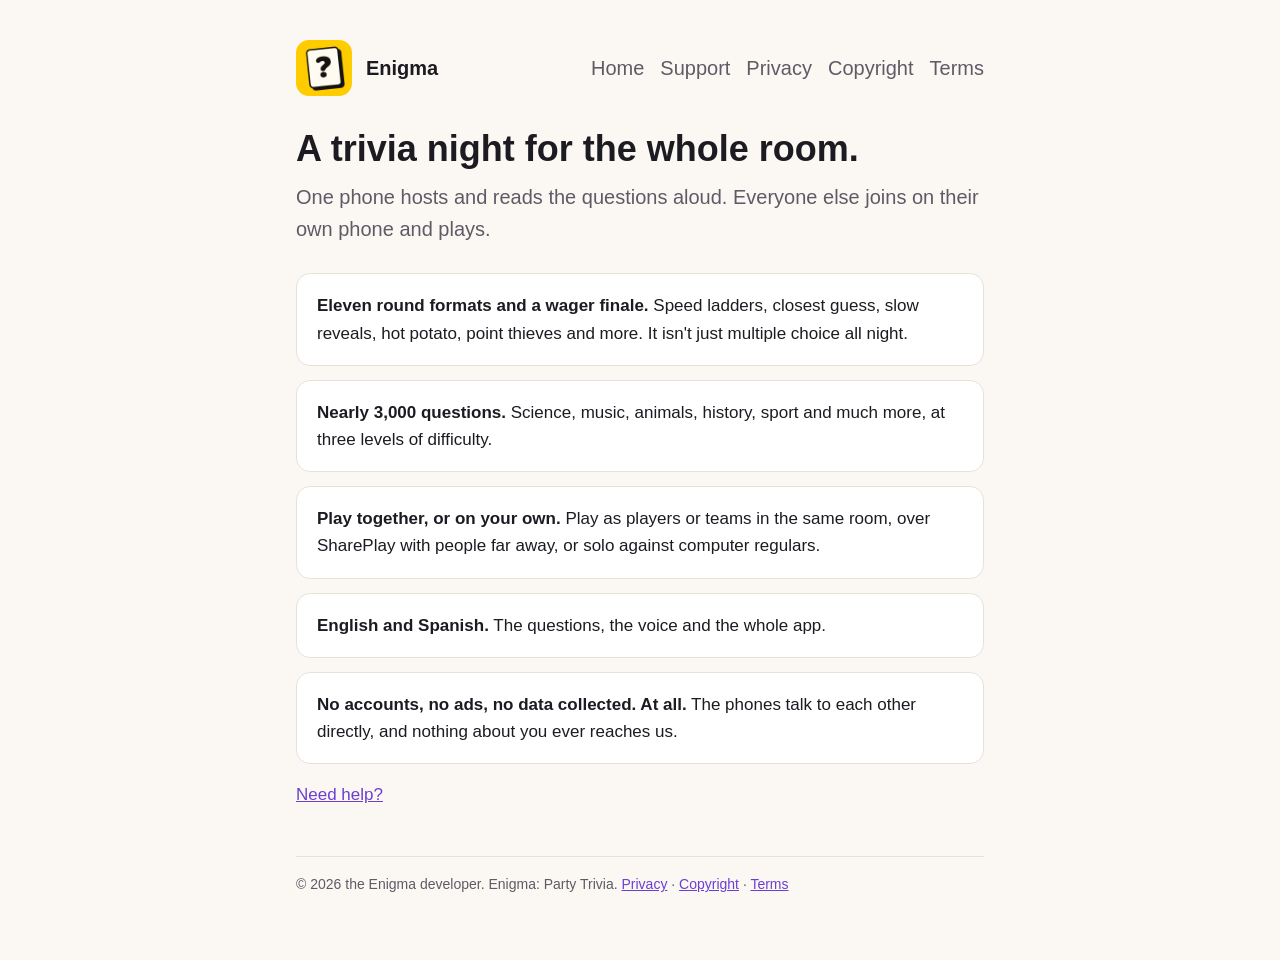
<file: index.html>
<!doctype html><html lang="en"><head><meta charset="utf-8"><meta name="viewport" content="width=device-width,initial-scale=1">
<title>Enigma: Party Trivia</title><meta name="description" content="Enigma: Party Trivia — a trivia night for the whole room, played on your phones.">
<link rel="icon" href="icon.png"><link rel="stylesheet" href="style.css"></head><body><main>
<header><img src="icon.png" alt=""><a href="./">Enigma</a><nav><a href="./">Home</a><a href="support.html">Support</a><a href="privacy.html">Privacy</a><a href="copyright.html">Copyright</a><a href="terms.html">Terms</a></nav></header>
<h1>A trivia night for the whole room.</h1>
<p class="lede">One phone hosts and reads the questions aloud. Everyone else joins on their own phone and plays.</p>
<div class="card"><strong>Eleven round formats and a wager finale.</strong> Speed ladders, closest guess, slow reveals, hot potato, point thieves and more. It isn't just multiple choice all night.</div>
<div class="card"><strong>Nearly 3,000 questions.</strong> Science, music, animals, history, sport and much more, at three levels of difficulty.</div>
<div class="card"><strong>Play together, or on your own.</strong> Play as players or teams in the same room, over SharePlay with people far away, or solo against computer regulars.</div>
<div class="card"><strong>English and Spanish.</strong> The questions, the voice and the whole app.</div>
<div class="card"><strong>No accounts, no ads, no data collected. At all.</strong> The phones talk to each other directly, and nothing about you ever reaches us.</div>
<p><a href="support.html">Need help?</a></p>
<footer>© 2026 the Enigma developer. Enigma: Party Trivia. <a href="privacy.html">Privacy</a> · <a href="copyright.html">Copyright</a> · <a href="terms.html">Terms</a></footer></main></body></html>
</file>
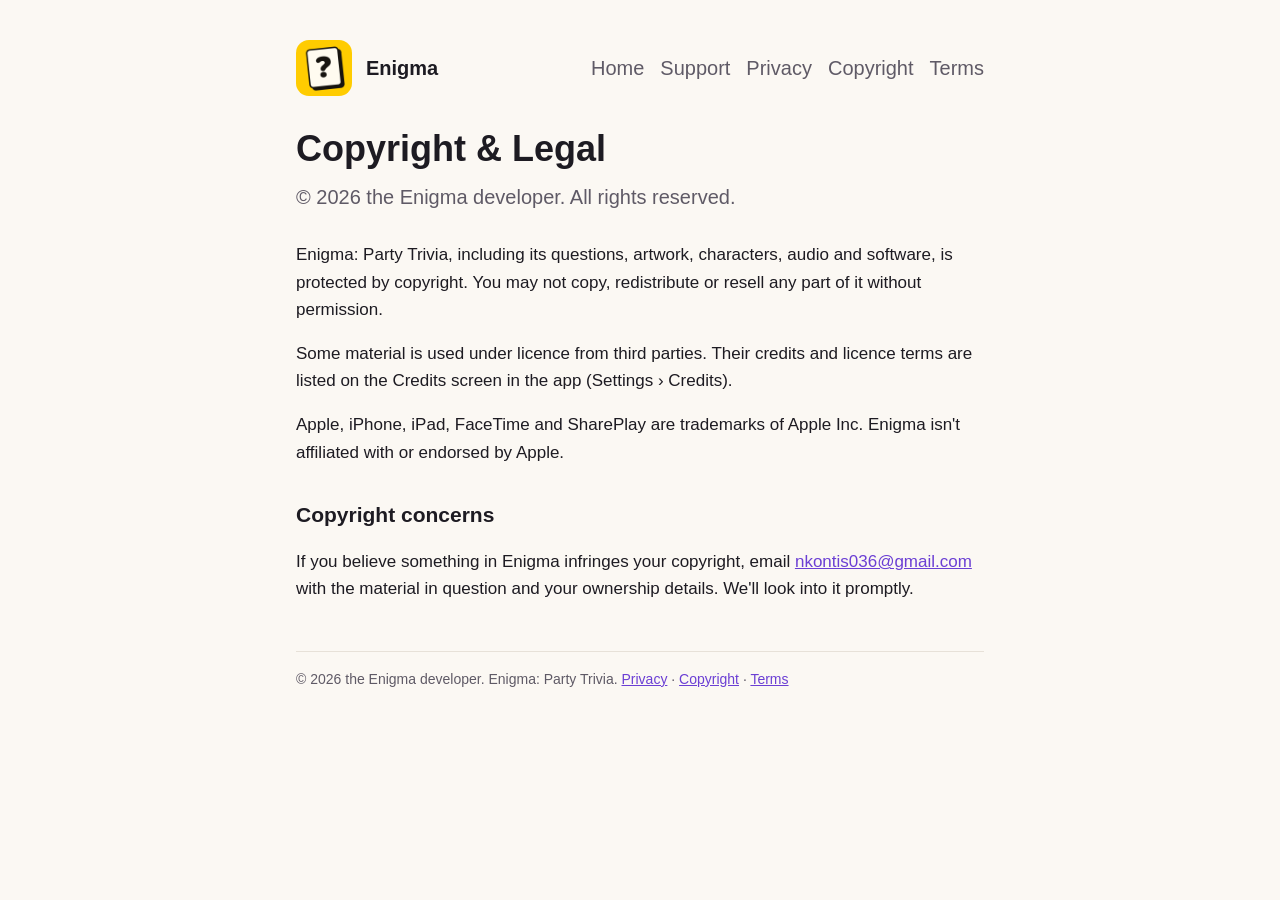
<file: copyright.html>
<!doctype html><html lang="en"><head><meta charset="utf-8"><meta name="viewport" content="width=device-width,initial-scale=1">
<title>Enigma Copyright</title><meta name="description" content="Enigma: Party Trivia — a trivia night for the whole room, played on your phones.">
<link rel="icon" href="icon.png"><link rel="stylesheet" href="style.css"></head><body><main>
<header><img src="icon.png" alt=""><a href="./">Enigma</a><nav><a href="./">Home</a><a href="support.html">Support</a><a href="privacy.html">Privacy</a><a href="copyright.html">Copyright</a><a href="terms.html">Terms</a></nav></header>
<h1>Copyright &amp; Legal</h1>
<p class="lede">© 2026 the Enigma developer. All rights reserved.</p>
<p>Enigma: Party Trivia, including its questions, artwork, characters, audio and software, is protected by copyright. You may not copy, redistribute or resell any part of it without permission.</p>
<p>Some material is used under licence from third parties. Their credits and licence terms are listed on the Credits screen in the app (Settings › Credits).</p>
<p>Apple, iPhone, iPad, FaceTime and SharePlay are trademarks of Apple Inc. Enigma isn't affiliated with or endorsed by Apple.</p>
<h2>Copyright concerns</h2>
<p>If you believe something in Enigma infringes your copyright, email <a href="mailto:nkontis036@gmail.com">nkontis036@gmail.com</a> with the material in question and your ownership details. We'll look into it promptly.</p>
<footer>© 2026 the Enigma developer. Enigma: Party Trivia. <a href="privacy.html">Privacy</a> · <a href="copyright.html">Copyright</a> · <a href="terms.html">Terms</a></footer></main></body></html>
</file>
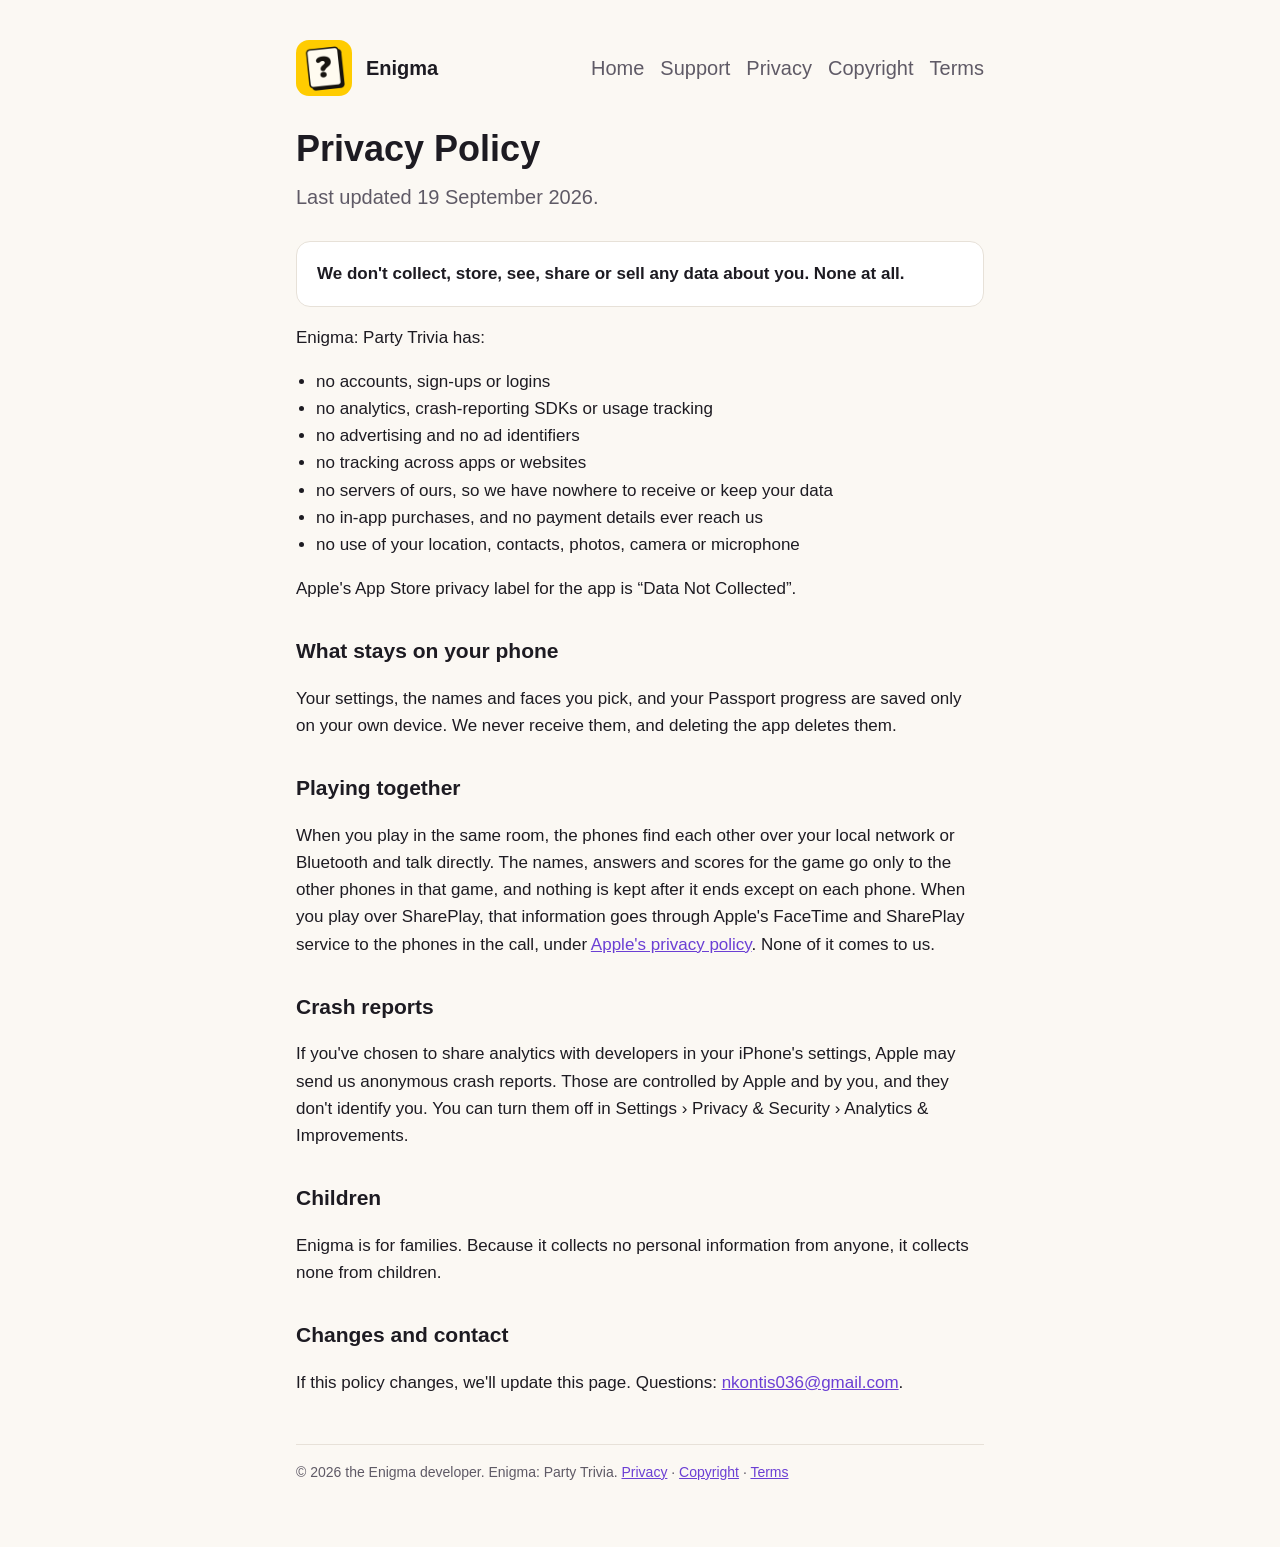
<file: privacy.html>
<!doctype html><html lang="en"><head><meta charset="utf-8"><meta name="viewport" content="width=device-width,initial-scale=1">
<title>Enigma Privacy Policy</title><meta name="description" content="Enigma: Party Trivia — a trivia night for the whole room, played on your phones.">
<link rel="icon" href="icon.png"><link rel="stylesheet" href="style.css"></head><body><main>
<header><img src="icon.png" alt=""><a href="./">Enigma</a><nav><a href="./">Home</a><a href="support.html">Support</a><a href="privacy.html">Privacy</a><a href="copyright.html">Copyright</a><a href="terms.html">Terms</a></nav></header>
<h1>Privacy Policy</h1>
<p class="lede">Last updated 19 September 2026.</p>
<div class="card"><strong>We don't collect, store, see, share or sell any data about you. None at all.</strong></div>
<p>Enigma: Party Trivia has:</p>
<ul>
<li>no accounts, sign-ups or logins</li>
<li>no analytics, crash-reporting SDKs or usage tracking</li>
<li>no advertising and no ad identifiers</li>
<li>no tracking across apps or websites</li>
<li>no servers of ours, so we have nowhere to receive or keep your data</li>
<li>no in-app purchases, and no payment details ever reach us</li>
<li>no use of your location, contacts, photos, camera or microphone</li>
</ul>
<p>Apple's App Store privacy label for the app is “Data Not Collected”.</p>
<h2>What stays on your phone</h2>
<p>Your settings, the names and faces you pick, and your Passport progress are saved only on your own device. We never receive them, and deleting the app deletes them.</p>
<h2>Playing together</h2>
<p>When you play in the same room, the phones find each other over your local network or Bluetooth and talk directly. The names, answers and scores for the game go only to the other phones in that game, and nothing is kept after it ends except on each phone. When you play over SharePlay, that information goes through Apple's FaceTime and SharePlay service to the phones in the call, under <a href="https://www.apple.com/legal/privacy/">Apple's privacy policy</a>. None of it comes to us.</p>
<h2>Crash reports</h2>
<p>If you've chosen to share analytics with developers in your iPhone's settings, Apple may send us anonymous crash reports. Those are controlled by Apple and by you, and they don't identify you. You can turn them off in Settings › Privacy &amp; Security › Analytics &amp; Improvements.</p>
<h2>Children</h2>
<p>Enigma is for families. Because it collects no personal information from anyone, it collects none from children.</p>
<h2>Changes and contact</h2>
<p>If this policy changes, we'll update this page. Questions: <a href="mailto:nkontis036@gmail.com">nkontis036@gmail.com</a>.</p>
<footer>© 2026 the Enigma developer. Enigma: Party Trivia. <a href="privacy.html">Privacy</a> · <a href="copyright.html">Copyright</a> · <a href="terms.html">Terms</a></footer></main></body></html>
</file>
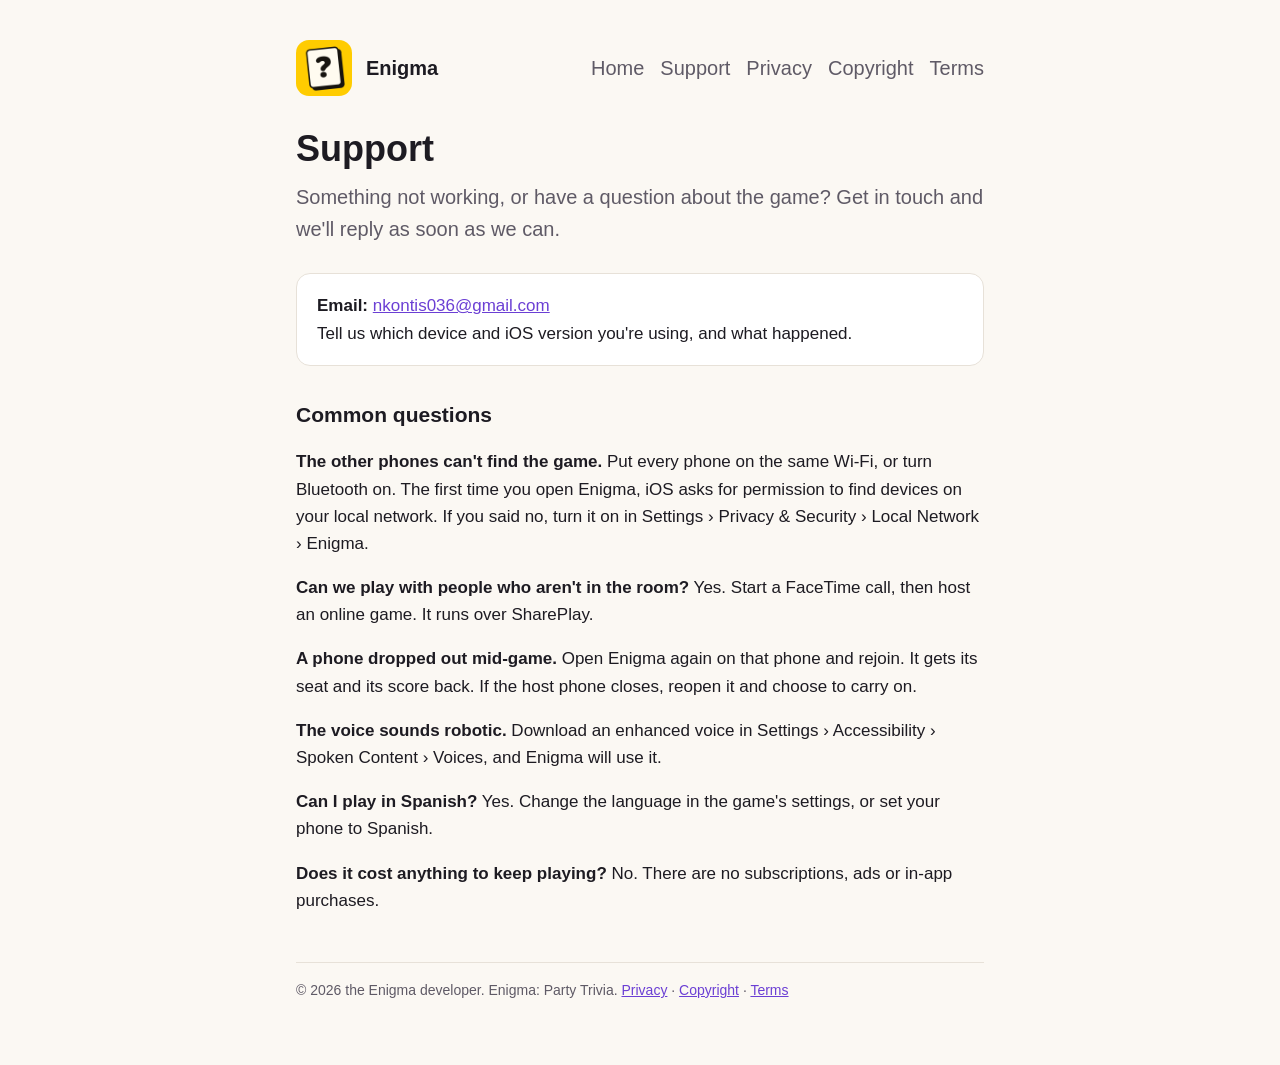
<file: support.html>
<!doctype html><html lang="en"><head><meta charset="utf-8"><meta name="viewport" content="width=device-width,initial-scale=1">
<title>Enigma Support</title><meta name="description" content="Enigma: Party Trivia — a trivia night for the whole room, played on your phones.">
<link rel="icon" href="icon.png"><link rel="stylesheet" href="style.css"></head><body><main>
<header><img src="icon.png" alt=""><a href="./">Enigma</a><nav><a href="./">Home</a><a href="support.html">Support</a><a href="privacy.html">Privacy</a><a href="copyright.html">Copyright</a><a href="terms.html">Terms</a></nav></header>
<h1>Support</h1>
<p class="lede">Something not working, or have a question about the game? Get in touch and we'll reply as soon as we can.</p>
<div class="card"><strong>Email:</strong> <a href="mailto:nkontis036@gmail.com">nkontis036@gmail.com</a><br>Tell us which device and iOS version you're using, and what happened.</div>
<h2>Common questions</h2>
<p><strong>The other phones can't find the game.</strong> Put every phone on the same Wi-Fi, or turn Bluetooth on. The first time you open Enigma, iOS asks for permission to find devices on your local network. If you said no, turn it on in Settings › Privacy &amp; Security › Local Network › Enigma.</p>
<p><strong>Can we play with people who aren't in the room?</strong> Yes. Start a FaceTime call, then host an online game. It runs over SharePlay.</p>
<p><strong>A phone dropped out mid-game.</strong> Open Enigma again on that phone and rejoin. It gets its seat and its score back. If the host phone closes, reopen it and choose to carry on.</p>
<p><strong>The voice sounds robotic.</strong> Download an enhanced voice in Settings › Accessibility › Spoken Content › Voices, and Enigma will use it.</p>
<p><strong>Can I play in Spanish?</strong> Yes. Change the language in the game's settings, or set your phone to Spanish.</p>
<p><strong>Does it cost anything to keep playing?</strong> No. There are no subscriptions, ads or in-app purchases.</p>
<footer>© 2026 the Enigma developer. Enigma: Party Trivia. <a href="privacy.html">Privacy</a> · <a href="copyright.html">Copyright</a> · <a href="terms.html">Terms</a></footer></main></body></html>
</file>
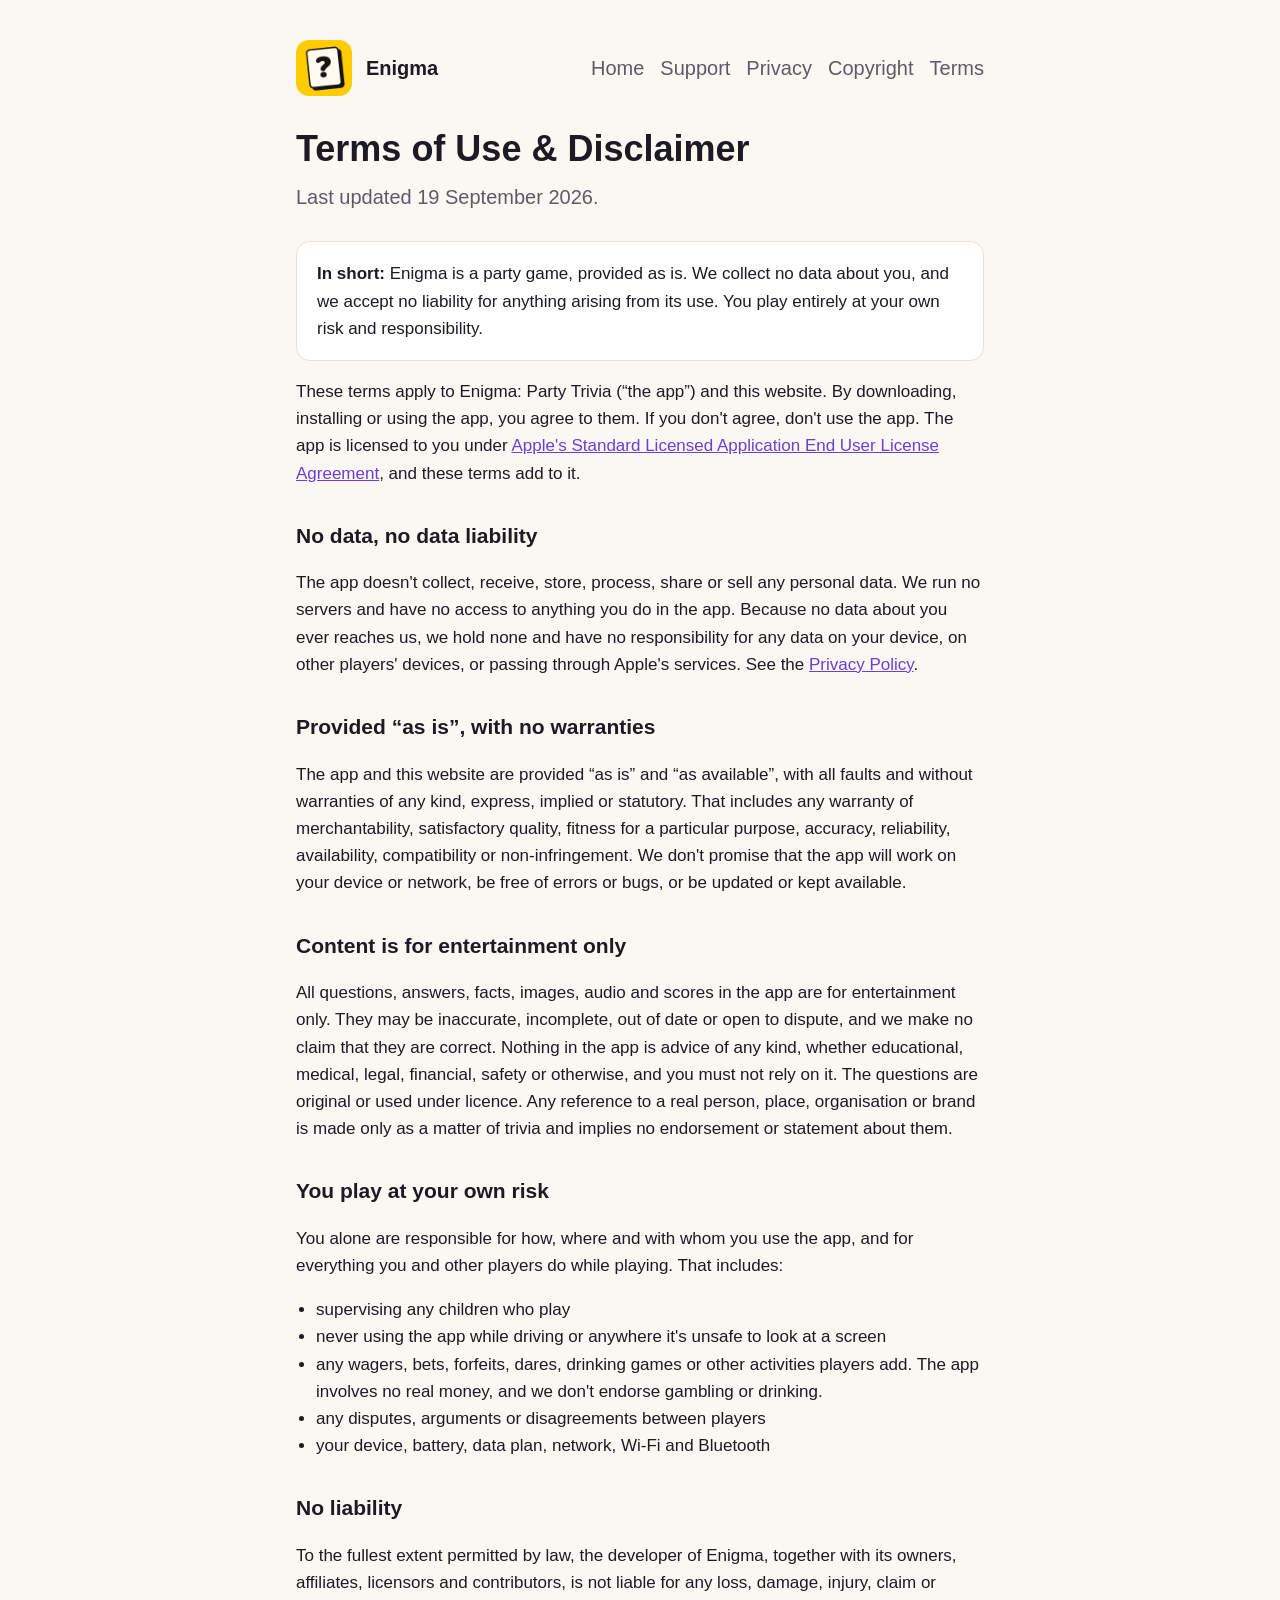
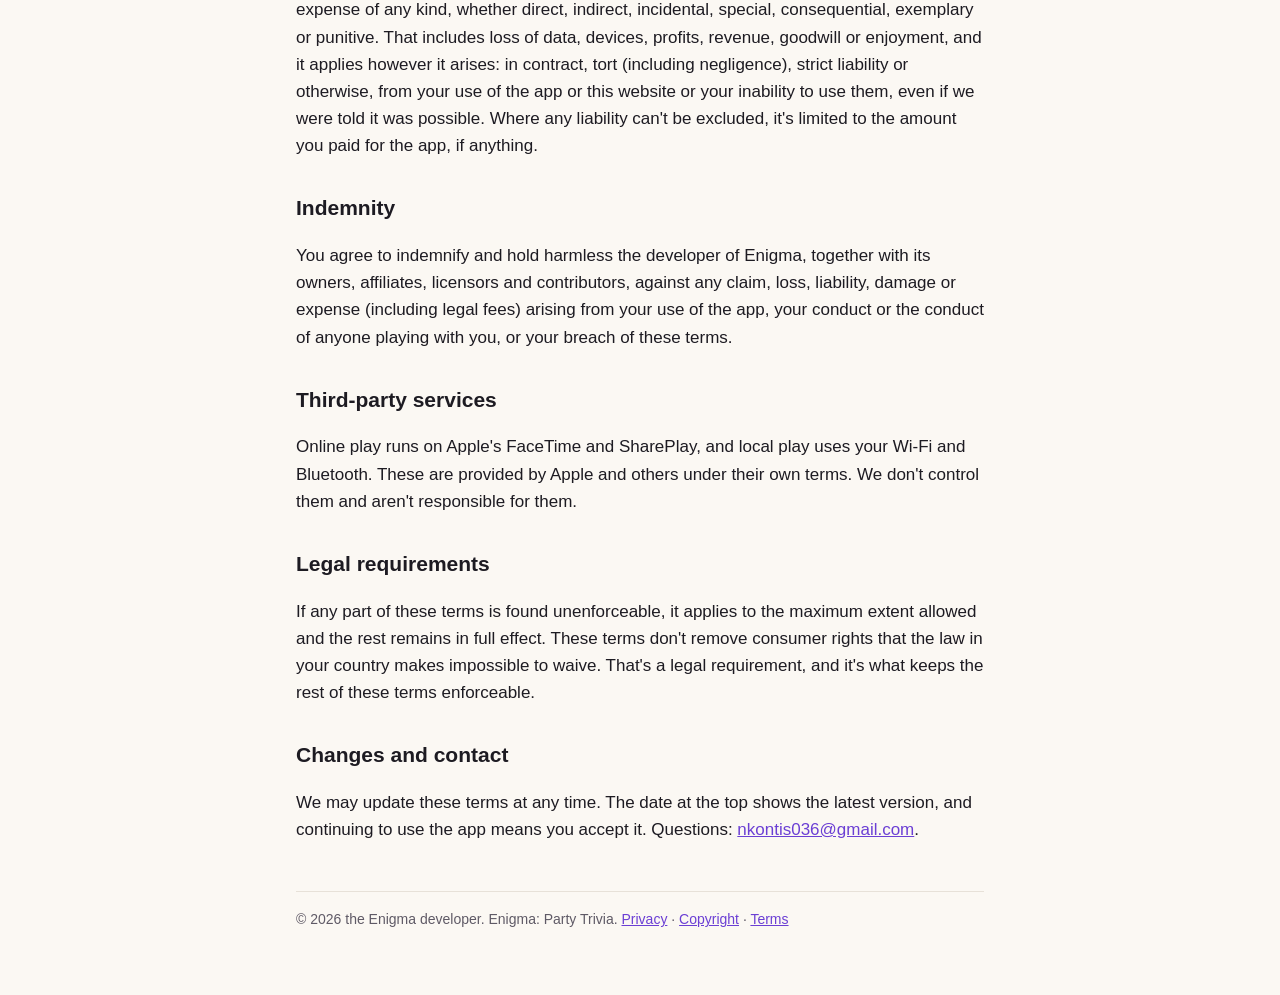
<file: terms.html>
<!doctype html><html lang="en"><head><meta charset="utf-8"><meta name="viewport" content="width=device-width,initial-scale=1">
<title>Enigma Terms of Use</title><meta name="description" content="Enigma: Party Trivia — a trivia night for the whole room, played on your phones.">
<link rel="icon" href="icon.png"><link rel="stylesheet" href="style.css"></head><body><main>
<header><img src="icon.png" alt=""><a href="./">Enigma</a><nav><a href="./">Home</a><a href="support.html">Support</a><a href="privacy.html">Privacy</a><a href="copyright.html">Copyright</a><a href="terms.html">Terms</a></nav></header>
<h1>Terms of Use &amp; Disclaimer</h1>
<p class="lede">Last updated 19 September 2026.</p>
<div class="card"><strong>In short:</strong> Enigma is a party game, provided as is. We collect no data about you, and we accept no liability for anything arising from its use. You play entirely at your own risk and responsibility.</div>
<p>These terms apply to Enigma: Party Trivia (“the app”) and this website. By downloading, installing or using the app, you agree to them. If you don't agree, don't use the app. The app is licensed to you under <a href="https://www.apple.com/legal/internet-services/itunes/dev/stdeula/">Apple's Standard Licensed Application End User License Agreement</a>, and these terms add to it.</p>
<h2>No data, no data liability</h2>
<p>The app doesn't collect, receive, store, process, share or sell any personal data. We run no servers and have no access to anything you do in the app. Because no data about you ever reaches us, we hold none and have no responsibility for any data on your device, on other players' devices, or passing through Apple's services. See the <a href="privacy.html">Privacy Policy</a>.</p>
<h2>Provided “as is”, with no warranties</h2>
<p>The app and this website are provided “as is” and “as available”, with all faults and without warranties of any kind, express, implied or statutory. That includes any warranty of merchantability, satisfactory quality, fitness for a particular purpose, accuracy, reliability, availability, compatibility or non-infringement. We don't promise that the app will work on your device or network, be free of errors or bugs, or be updated or kept available.</p>
<h2>Content is for entertainment only</h2>
<p>All questions, answers, facts, images, audio and scores in the app are for entertainment only. They may be inaccurate, incomplete, out of date or open to dispute, and we make no claim that they are correct. Nothing in the app is advice of any kind, whether educational, medical, legal, financial, safety or otherwise, and you must not rely on it. The questions are original or used under licence. Any reference to a real person, place, organisation or brand is made only as a matter of trivia and implies no endorsement or statement about them.</p>
<h2>You play at your own risk</h2>
<p>You alone are responsible for how, where and with whom you use the app, and for everything you and other players do while playing. That includes:</p>
<ul>
<li>supervising any children who play</li>
<li>never using the app while driving or anywhere it's unsafe to look at a screen</li>
<li>any wagers, bets, forfeits, dares, drinking games or other activities players add. The app involves no real money, and we don't endorse gambling or drinking.</li>
<li>any disputes, arguments or disagreements between players</li>
<li>your device, battery, data plan, network, Wi-Fi and Bluetooth</li>
</ul>
<h2>No liability</h2>
<p>To the fullest extent permitted by law, the developer of Enigma, together with its owners, affiliates, licensors and contributors, is not liable for any loss, damage, injury, claim or expense of any kind, whether direct, indirect, incidental, special, consequential, exemplary or punitive. That includes loss of data, devices, profits, revenue, goodwill or enjoyment, and it applies however it arises: in contract, tort (including negligence), strict liability or otherwise, from your use of the app or this website or your inability to use them, even if we were told it was possible. Where any liability can't be excluded, it's limited to the amount you paid for the app, if anything.</p>
<h2>Indemnity</h2>
<p>You agree to indemnify and hold harmless the developer of Enigma, together with its owners, affiliates, licensors and contributors, against any claim, loss, liability, damage or expense (including legal fees) arising from your use of the app, your conduct or the conduct of anyone playing with you, or your breach of these terms.</p>
<h2>Third-party services</h2>
<p>Online play runs on Apple's FaceTime and SharePlay, and local play uses your Wi-Fi and Bluetooth. These are provided by Apple and others under their own terms. We don't control them and aren't responsible for them.</p>
<h2>Legal requirements</h2>
<p>If any part of these terms is found unenforceable, it applies to the maximum extent allowed and the rest remains in full effect. These terms don't remove consumer rights that the law in your country makes impossible to waive. That's a legal requirement, and it's what keeps the rest of these terms enforceable.</p>
<h2>Changes and contact</h2>
<p>We may update these terms at any time. The date at the top shows the latest version, and continuing to use the app means you accept it. Questions: <a href="mailto:nkontis036@gmail.com">nkontis036@gmail.com</a>.</p>
<footer>© 2026 the Enigma developer. Enigma: Party Trivia. <a href="privacy.html">Privacy</a> · <a href="copyright.html">Copyright</a> · <a href="terms.html">Terms</a></footer></main></body></html>
</file>
<file: style.css>
:root{--bg:#fbf8f3;--fg:#1d1b22;--muted:#5f5a66;--accent:#6b3fd4;--card:#fff;--line:#e7e1d8}
@media (prefers-color-scheme:dark){:root{--bg:#141218;--fg:#f1eef5;--muted:#a9a3b3;--accent:#b596ff;--card:#1e1b24;--line:#2e2a36}}
*{box-sizing:border-box}
body{margin:0;background:var(--bg);color:var(--fg);font:17px/1.6 -apple-system,BlinkMacSystemFont,"Segoe UI",Roboto,sans-serif}
main{max-width:720px;margin:0 auto;padding:40px 16px 64px}
header{display:flex;align-items:center;gap:14px;margin-bottom:32px}
header img{width:56px;height:56px;border-radius:13px}
header a{color:inherit;text-decoration:none;font-weight:700;font-size:20px}
nav{margin-left:auto;display:flex;gap:16px;flex-wrap:wrap;font-size:15px}
nav a{color:var(--muted);font-weight:500}
h1{font-size:36px;line-height:1.15;margin:0 0 12px}
h2{font-size:21px;margin:32px 0 8px}
a{color:var(--accent)}
.lede{font-size:20px;color:var(--muted);margin:0 0 28px}
.card{background:var(--card);border:1px solid var(--line);border-radius:14px;padding:18px 20px;margin:14px 0}
ul{padding-left:20px}
footer{margin-top:48px;padding-top:16px;border-top:1px solid var(--line);color:var(--muted);font-size:14px}
@media (max-width:520px){header{flex-wrap:wrap}nav{margin-left:0;width:100%}h1{font-size:30px}}
</file>
